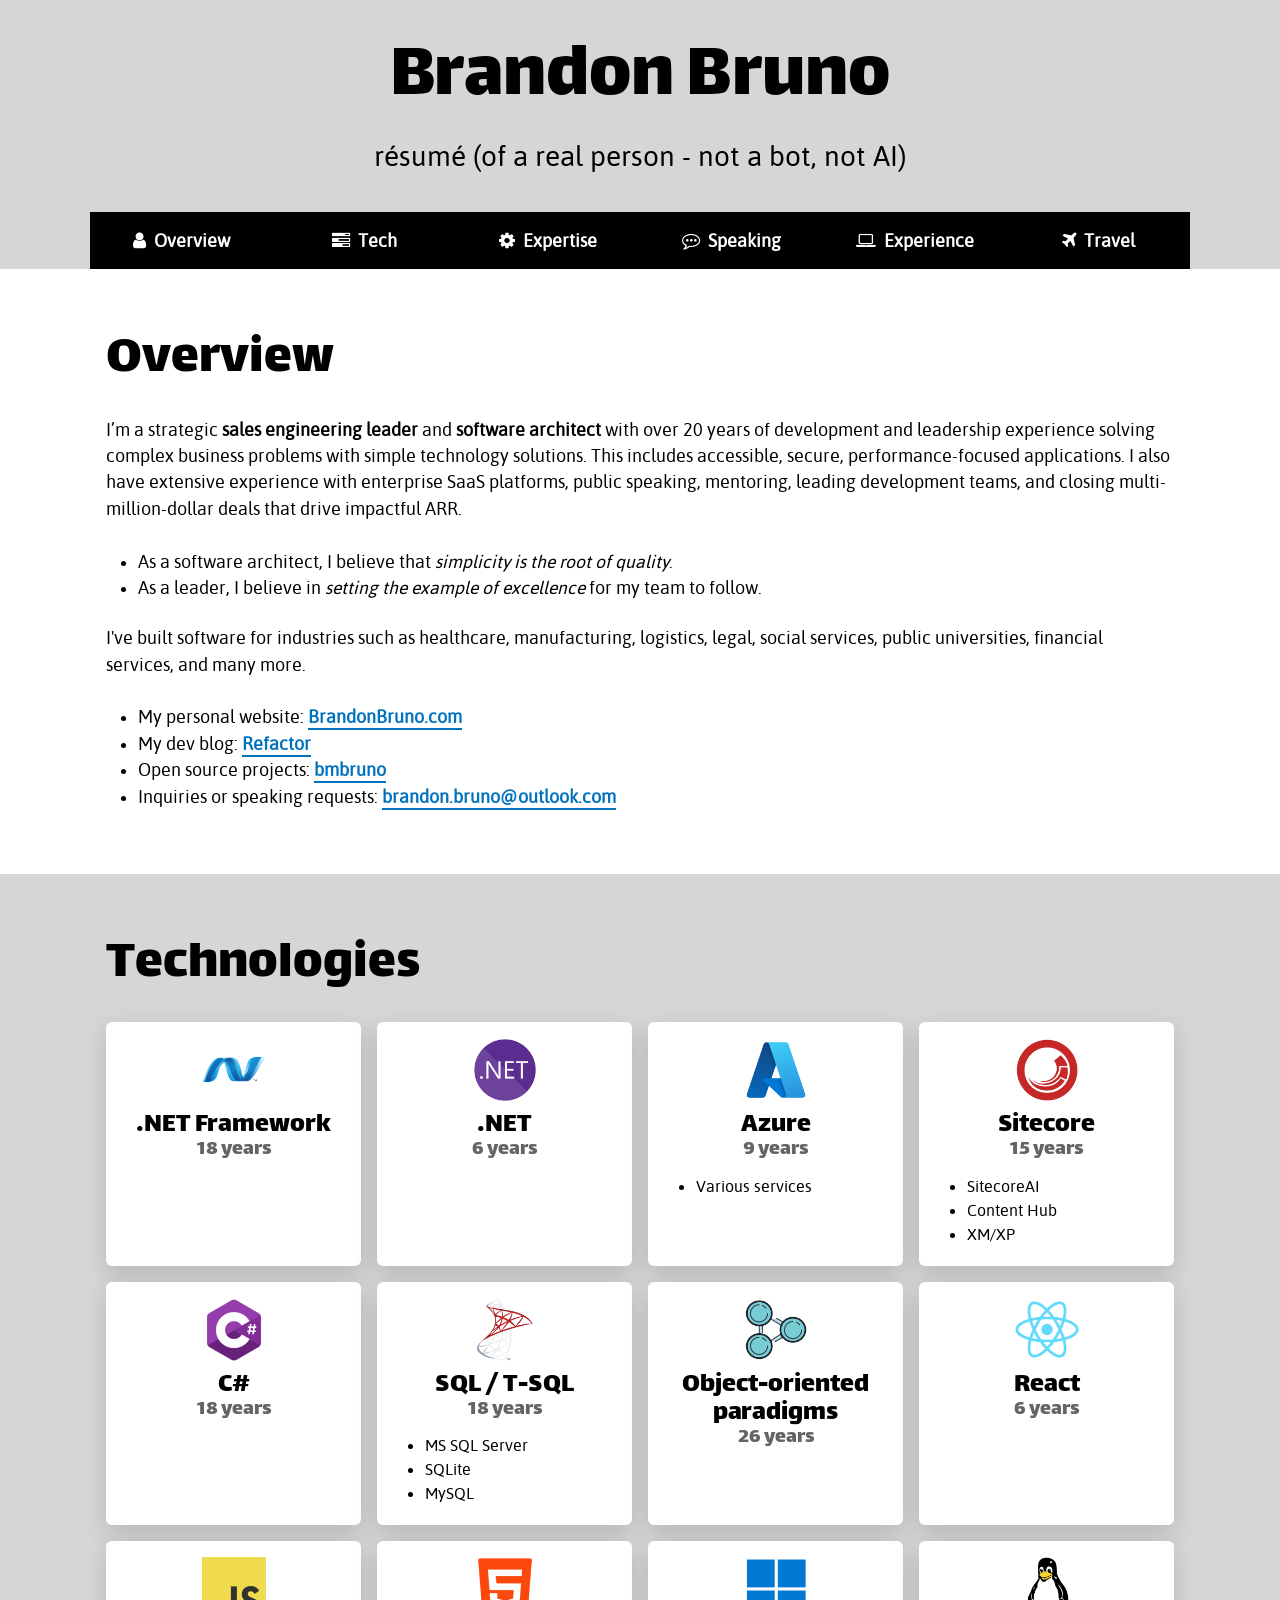
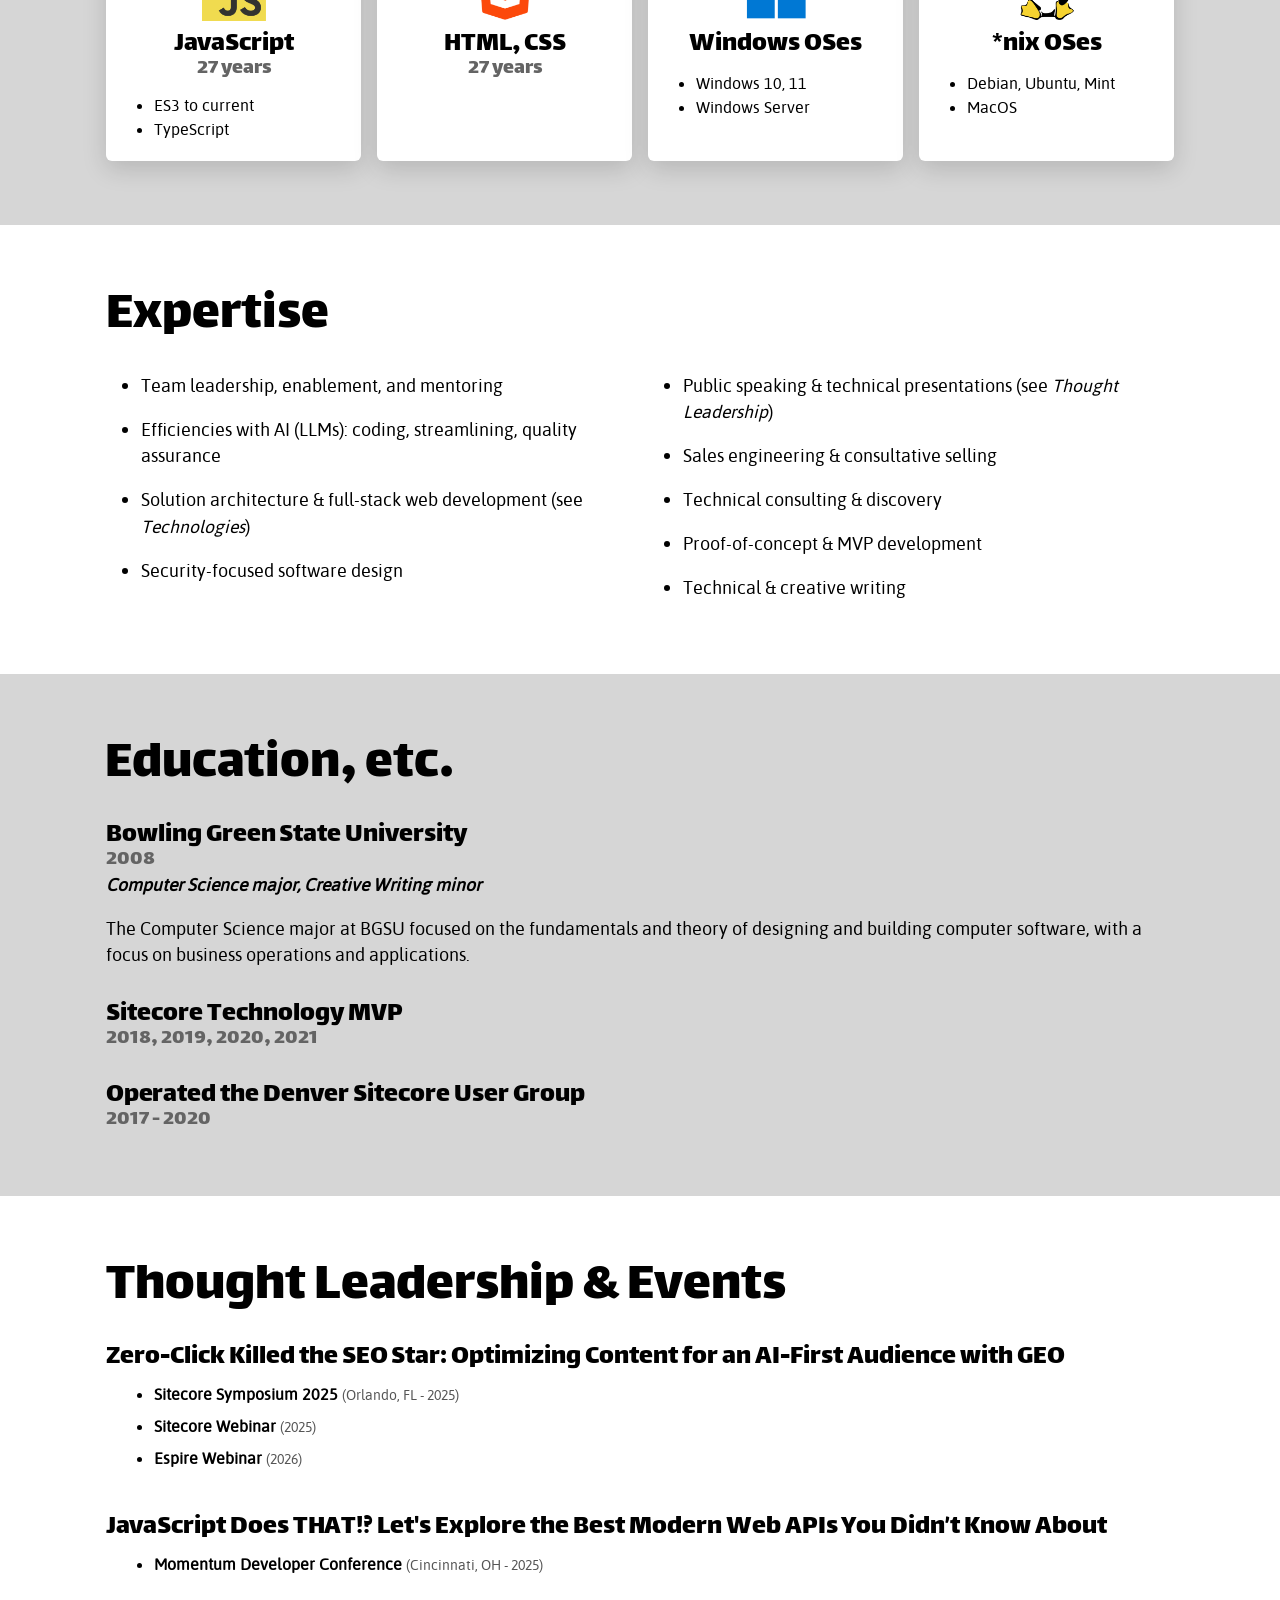
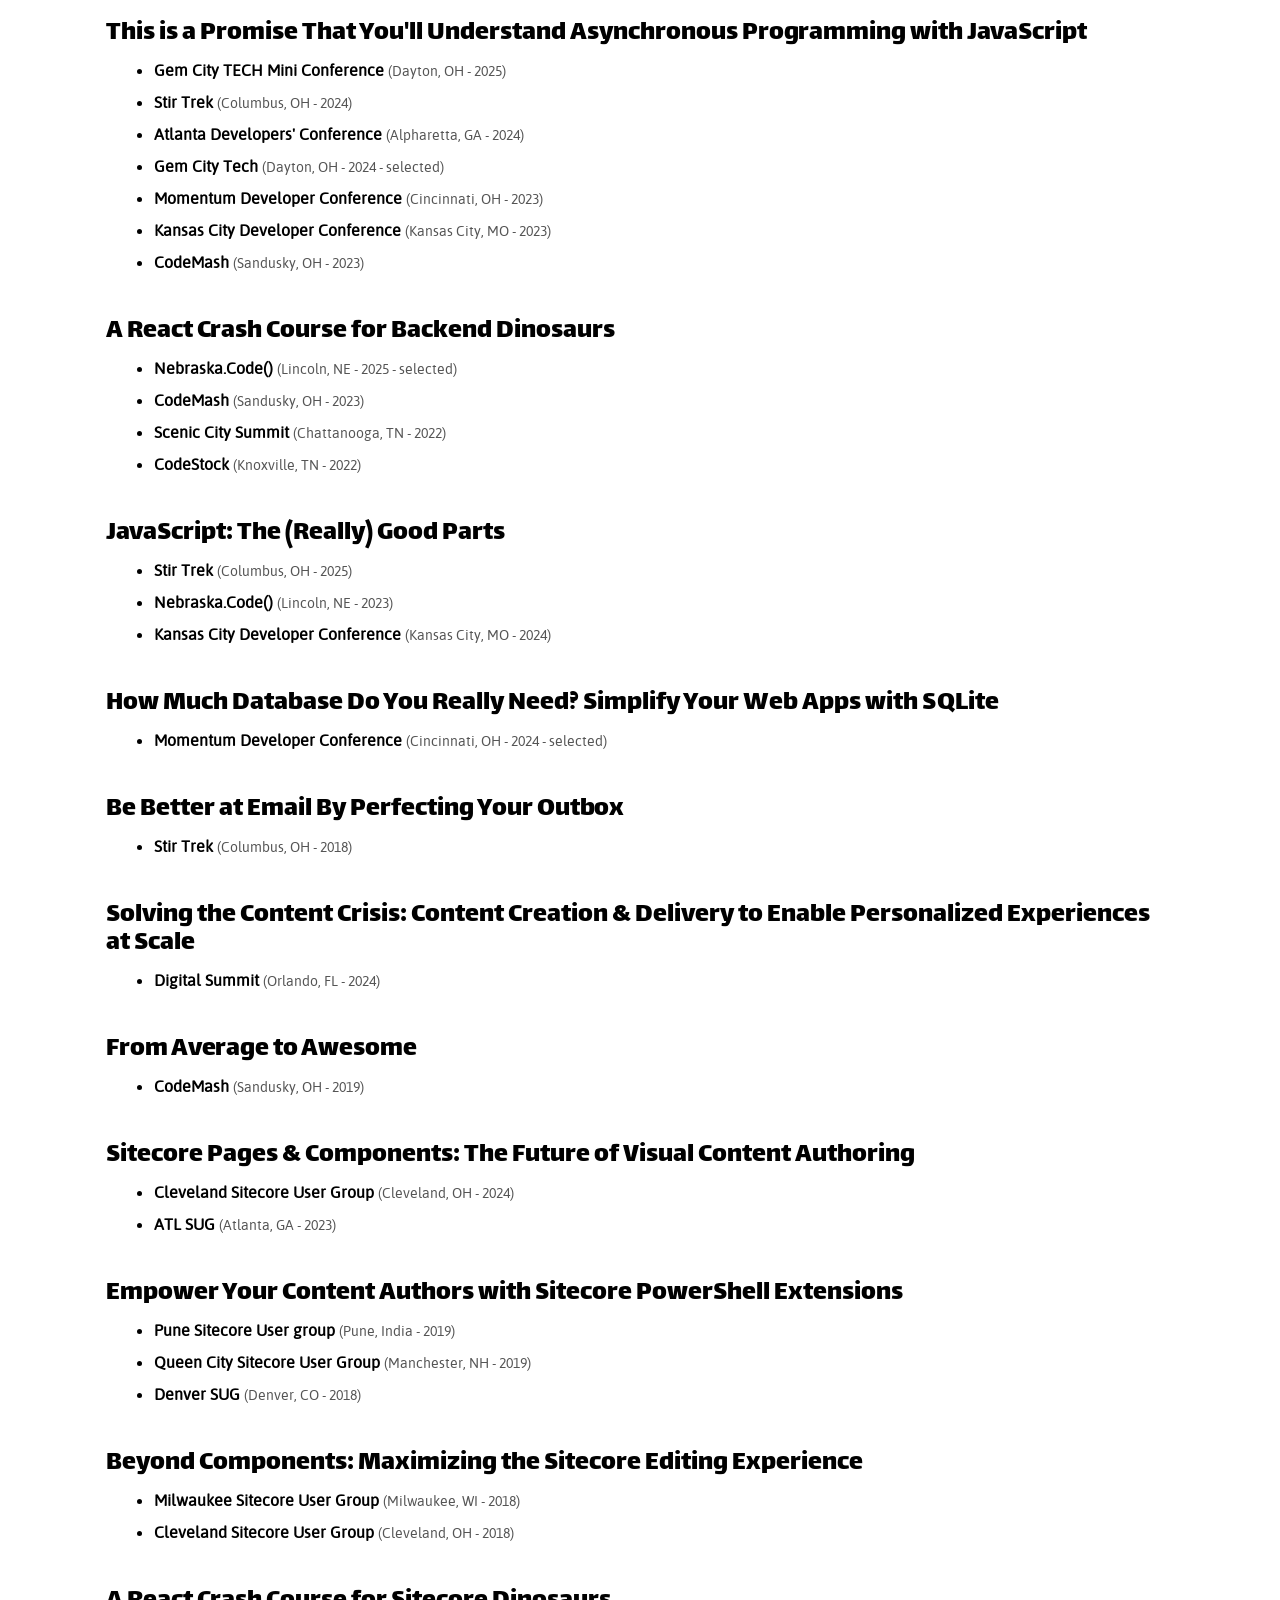
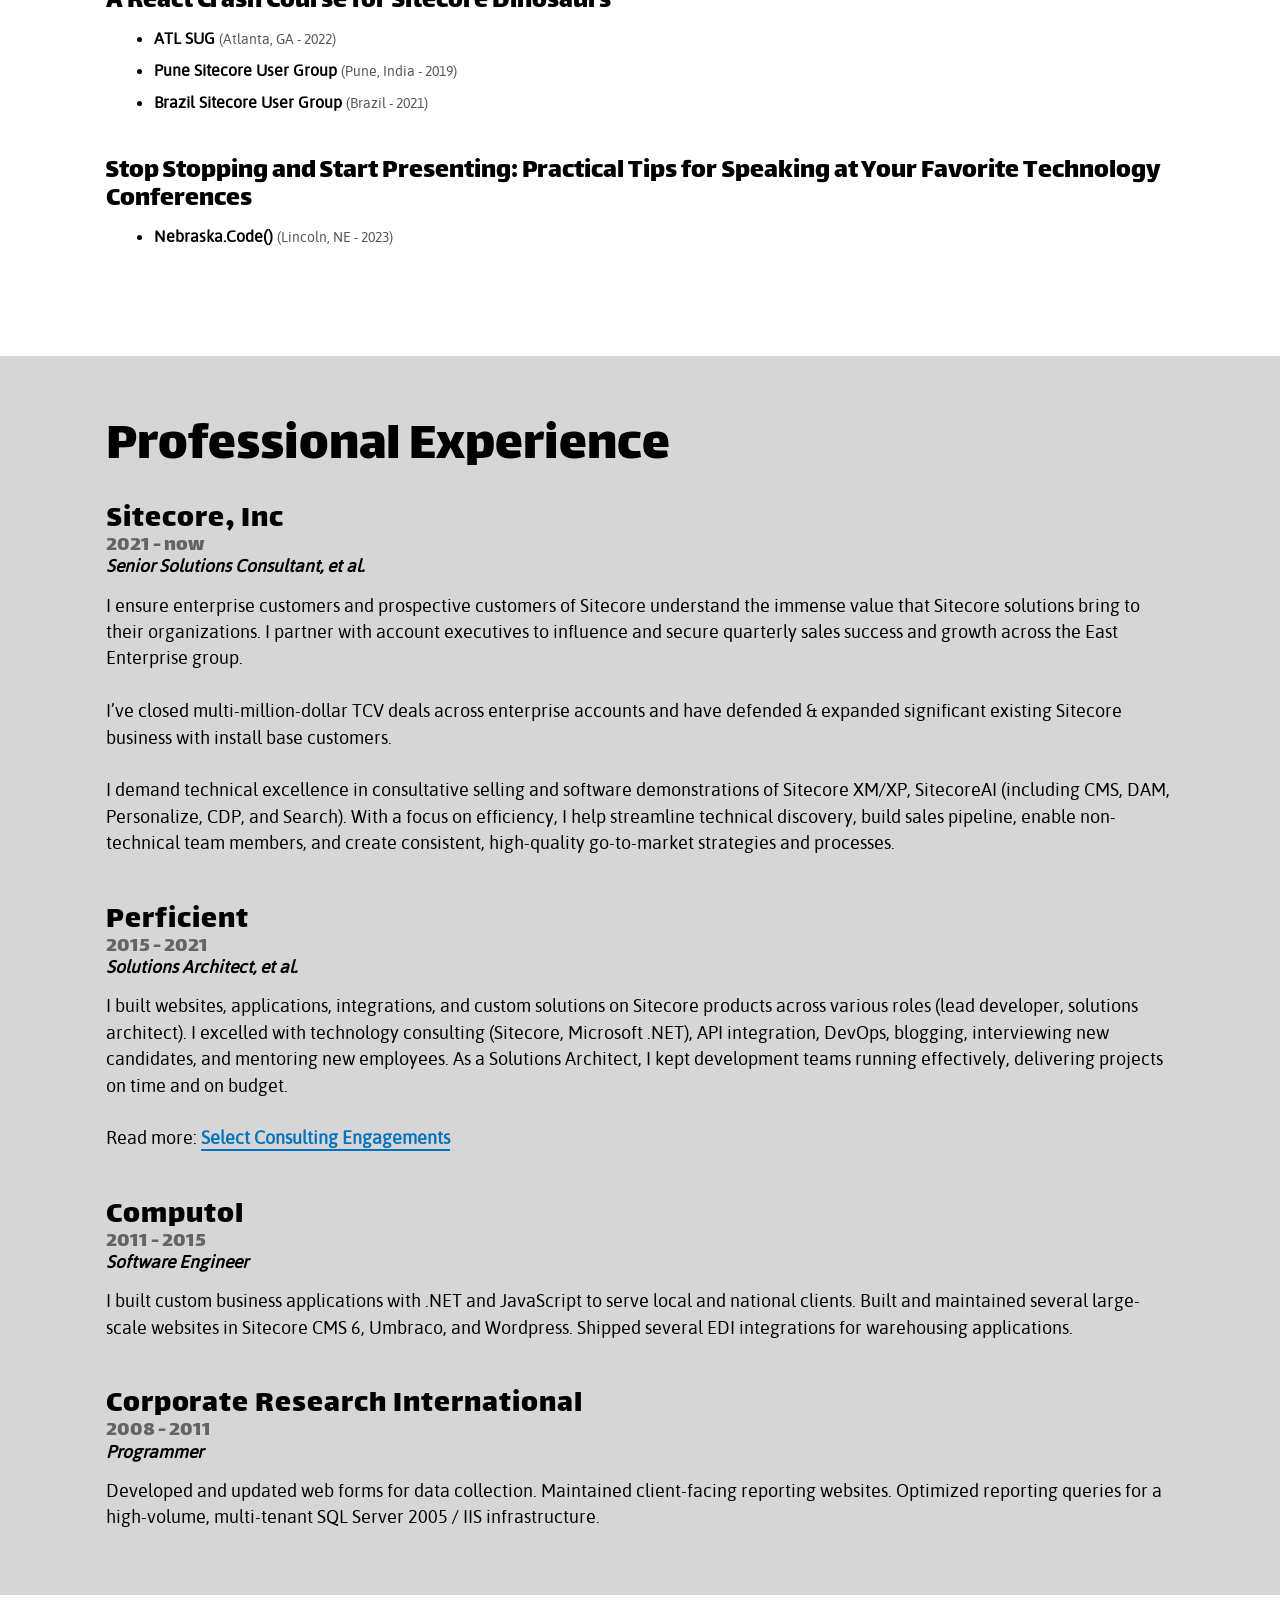
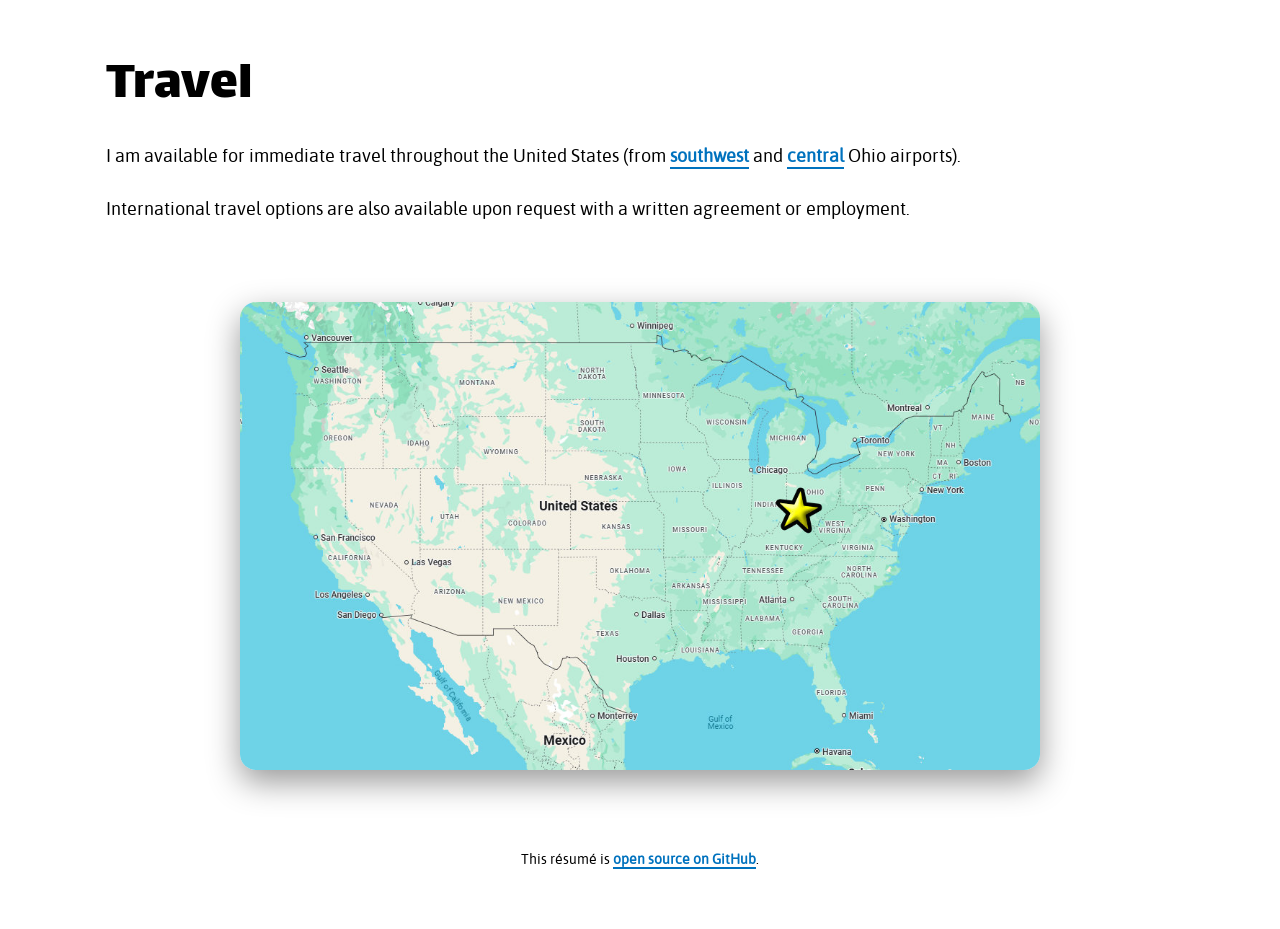
<file: index.html>
<!DOCTYPE html>

<!--

Getting really curious, aren't you?

Want to talk about my philosophy behind software development? Find me on...
LinkedIn: /in/brandonbruno
GitHub: /bmbruno
 
-->

<html lang="en">
    <head>

        <meta charset="utf-8" />
        <meta name="viewport" content="width=device-width, initial-scale=1.0">
        <title>Résumé - Brandon Bruno - Software Engineer &amp Solutions Architect</title>
        
		<link rel="stylesheet" href="reset.css" type="text/css" />
		<link rel="stylesheet" href="styles.css?v=20220126" type="text/css" />
		<link rel="stylesheet" href="fonts/fonts.css" type="text/css" />
		<link rel="stylesheet" href="fonts/font-awesome.min.css" type="text/css" />
		
		<meta name="description" content="Professional résumé of Brandon Bruno. Based in Cincinnati, OH. Sitecore, .NET, and JavaScript developer.">
    </head>
    <body>

		<header>

			<h1>Brandon Bruno</h1>
			<div class="title-subtext">résumé (of a real person - not a bot, not AI)</div>

			<nav>
				<ul class="grid">
					<li><a href="#overview" data-target="Overview" class="nav-link"><i class="fa fa-user" aria-hidden="true"></i>&nbsp;&nbsp;Overview</a></li>
					<li><a href="#technology" data-target="Technology" class="nav-link"><i class="fa fa-tasks" aria-hidden="true"></i>&nbsp;&nbsp;Tech</a></li>
					<li><a href="#expertise" data-target="Expertise" class="nav-link"><i class="fa fa-cog" aria-hidden="true"></i>&nbsp;&nbsp;Expertise</a></li>
					<li><a href="#speaking" data-target="Speaking" class="nav-link"><i class="fa fa-commenting-o" aria-hidden="true"></i>&nbsp;&nbsp;Speaking</a></li>
					<li><a href="#experience" data-target="Experience" class="nav-link"><i class="fa fa-laptop" aria-hidden="true"></i>&nbsp;&nbsp;Experience</a></li>
					<li><a href="#travel" data-target="Travel" class="nav-link"><i class="fa fa-plane" aria-hidden="true"></i>&nbsp;&nbsp;Travel</a></li>
				</ul>
			</nav>

		</header>

		<section class="overview white-bg">

			<a name="overview" class="scroll-target"></a>

			<div class="content">

				<a name="overview" id="Overview"></a>
				<h2>Overview</h2>

				<p>I’m a strategic <strong>sales engineering leader</strong> and <strong>software architect</strong> with over 20 years of development and leadership experience solving complex business problems with simple technology solutions. This includes accessible, secure, performance-focused applications. I also have extensive experience with enterprise SaaS platforms, public speaking, mentoring, leading development teams, and closing multi-million-dollar deals that drive impactful ARR.</p>
				
				<ul>
					<li><p>As a software architect, I believe that <em>simplicity is the root of quality</em>.</p></li>
					<li><p>As a leader, I believe in <em>setting the example of excellence</em> for my team to follow.</p></li>
				</ul>
				
				<p style="margin-bottom: 1.5em;">I've built software for industries such as healthcare, manufacturing, logistics, legal, social services, public universities, financial services, and many more.</p>

				<ul style="margin-bottom: 0;" class="links">
					<li><p>My personal website: <a href="https://www.brandonbruno.com" target="_blank">BrandonBruno.com</a></p></li>
					<li><p>My dev blog: <a href="https://blog.brandonbruno.com" target="_blank">Refactor</a></p></li>
					<li><p>Open source projects: <a href="https://github.com/bmbruno" target="_blank">bmbruno</a></p></li>
					<li><p>Inquiries or speaking requests: <a href="mailto:brandon.bruno@outlook.com">brandon.bruno@outlook.com</a></p></li>
				</ul>
 
			</div>
			
		</section>

		<section class="technology">

			<div class="content">

				<a name="technology" id="Technology"></a>
				<h2>Technologies</h2>
				<ul class="grid four">
					<li>
						<img src="images/icons/net-framework.png" style="width: 85px" />
						<h3> .NET Framework</h3>
						<div class="years-active sub" data-year="2008">since 2008</div>
					</li>
					<li>
						<img src="images/icons/net5.png" />
						<h3>.NET</h3>
						<div class="years-active sub" data-year="2020">since 2020</div>
					</li>
					<li>
						<img src="images/icons/azure.png" />
						<h3>Azure</h3>
						<div class="years-active sub" data-year="2017">since 2017</div>
						<ul class="detail">
							<li>Various services</li>
						</ul>
					</li>
					<li>
						<img src="images/icons/sitecore.png" />
						<h3>Sitecore</h3>
						<div class="years-active sub" data-year="2011">since 2011</div>
						<ul class="detail">
							<li>SitecoreAI</li>
							<li>Content Hub</li>
							<li>XM/XP</li>
						</ul>
					</li>
					<li>
						<img src="images/icons/csharp.png" />
						<h3>C#</h3>
						<div class="years-active sub" data-year="2008">since 2008</div>
					</li>
					<li>
						<img src="images/icons/sql-server.png" />
						<h3>SQL / T-SQL</h3>
						<div class="years-active sub" data-year="2008">since 2008</div>
						<ul class="detail">
							<li>MS SQL Server</li>
							<li>SQLite</li>
							<li>MySQL</li>
						</ul>
					</li>
					<li>
						<img src="images/icons/oop.png" />
						<h3>Object-oriented paradigms</h3> <div class="years-active sub" data-year="2000">since 2000</div>
					</li>
					
					<li>
						<img src="images/icons/react.png" />
						<h3>React</h3> <div class="years-active sub" data-year="2020">since 2020</div>
					</li>
					<li>
						<img src="images/icons/javascript.png" />
						<h3>JavaScript</h3>
						<div class="years-active sub" data-year="1999">since 1999</div>
						<ul class="detail">
							<li>ES3 to current</li>
							<li>TypeScript</li>
						</ul>
					</li>
					<li>
						<img src="images/icons/html.png" />
						<h3>HTML, CSS</h3> <div class="years-active sub" data-year="1999">since 1999</div>
					</li>
					<li>
						<img src="images/icons/windows.png" />
						<h3>Windows OSes</h3>
						<ul class="detail">
							<li>Windows 10, 11</li>
							<li>Windows Server</li>
						</ul>
					</li>
					<li>
						<img src="images/icons/unix.png" />
						<h3>*nix OSes</h3>
						<ul class="detail">
							<li>Debian, Ubuntu, Mint</li>
							<li>MacOS</li>
						</ul>
					</li>
				</ul>

			</div>

		</section>

		<section class="additional-expertise white-bg">

			<div class="content">

				<a name="expertise" id="Expertise"></a>
				<h2>Expertise</h2>
				<ul>
					<li>Team leadership, enablement, and mentoring</li>
					<li>Efficiencies with AI (LLMs): coding, streamlining, quality assurance</li>
					<li>Solution architecture & full-stack web development (see <em>Technologies</em>)</li>
					<li>Security-focused software design</li>
					<li>Public speaking & technical presentations (see <em>Thought Leadership</em>)</li>
					<li>Sales engineering & consultative selling</li>
					<li>Technical consulting & discovery</li>
					<li>Proof-of-concept & MVP development</li>
					<li>Technical & creative writing</li>

				</ul>

			</div>

		</section>
		
		<section class="education">

			<div class="content">

				<a name="education" id="Education"></a>
				<h2>Education, etc.</h2>

				<div class="school">
					<h3>Bowling Green State University</h3>
					<div class="sub">2008</div>
					<p class="title">Computer Science major, Creative Writing minor</p>
					<p class="detail">The Computer Science major at BGSU focused on the fundamentals and theory of designing and building computer software, with a focus on business operations and applications.</p>
				</div>

				<div class="accomplishments">
					<ul>
						<li>
							<h3>Sitecore Technology MVP</h3>
							<div class="sub">2018, 2019, 2020, 2021</div>
						</li>
						<li style="margin-bottom: 0;">
							<h3>Operated the Denver Sitecore User Group</h3>
							<div class="sub">2017 - 2020</div>
						</li>
					</ul>
				</div>

			</div>

		</section>

		<section class="white-bg speaking">

			<div class="content">

				<a name="speaking" id="Speaking"></a>
				<h2>Thought Leadership &amp; Events</h2>
 
				<div>
					<h3>Zero-Click Killed the SEO Star: Optimizing Content for an AI-First Audience with GEO</h3>
					<ul>
						<li>Sitecore Symposium 2025 <span class="sub-location">(Orlando, FL - 2025)</span></li>
						<li>Sitecore Webinar <span class="sub-location">(2025)</span></li>
						<li>Espire Webinar <span class="sub-location">(2026)</span></li>
					</ul>
				</div>

				<div>
					<h3>JavaScript Does THAT!? Let's Explore the Best Modern Web APIs You Didn’t Know About</h3>
					<ul>
						<li>Momentum Developer Conference <span class="sub-location">(Cincinnati, OH - 2025)</span></li>
					</ul>
				</div>

				<div>
					<h3>This is a Promise That You'll Understand Asynchronous Programming with JavaScript</h3>
					<ul>
						<li>Gem City TECH Mini Conference <span class="sub-location">(Dayton, OH - 2025)</span></li>
						<li>Stir Trek <span class="sub-location">(Columbus, OH - 2024)</span></li>
						<li>Atlanta Developers' Conference <span class="sub-location">(Alpharetta, GA - 2024)</span></li>
						<li>Gem City Tech <span class="sub-location">(Dayton, OH - 2024 - selected)</span></li>
						<li>Momentum Developer Conference <span class="sub-location">(Cincinnati, OH - 2023)</span></li>
						<li>Kansas City Developer Conference <span class="sub-location">(Kansas City, MO - 2023)</span></li>
						<li>CodeMash <span class="sub-location">(Sandusky, OH - 2023)</span></li>
					</ul>
				</div>

				<div>
					<h3>A React Crash Course for Backend Dinosaurs</h3>
					<ul>
						<li>Nebraska.Code() <span class="sub-location">(Lincoln, NE - 2025 - selected)</span></li>
						<li>CodeMash <span class="sub-location">(Sandusky, OH - 2023)</span></li>
						<li>Scenic City Summit <span class="sub-location">(Chattanooga, TN - 2022)</span></li>
						<li>CodeStock <span class="sub-location">(Knoxville, TN - 2022)</span></li>
					</ul>
				</div>

				<div>
					<h3>JavaScript: The (Really) Good Parts</h3>
					<ul>
						<li>Stir Trek <span class="sub-location">(Columbus, OH - 2025)</span></li>
						<li>Nebraska.Code() <span class="sub-location">(Lincoln, NE - 2023)</span></li>
						<li>Kansas City Developer Conference <span class="sub-location">(Kansas City, MO - 2024)</span></li>
					</ul>
				</div>

				<div>
					<h3>How Much Database Do You Really Need? Simplify Your Web Apps with SQLite</h3>
					<ul>
						<li>Momentum Developer Conference <span class="sub-location">(Cincinnati, OH - 2024 - selected)</span></li>
					</ul>
				</div>

				<div>
					<h3>Be Better at Email By Perfecting Your Outbox</h3>
					<ul>
						<li>Stir Trek <span class="sub-location">(Columbus, OH - 2018)</span></li>
					</ul>
				</div>

				<div>
					<h3>Solving the Content Crisis: Content Creation &amp; Delivery to Enable Personalized Experiences at Scale</h3>
					<ul>
						<li>Digital Summit <span class="sub-location">(Orlando, FL - 2024)</span></li>
					</ul>
				</div>

				<div>
					<h3>From Average to Awesome</h3>
					<ul>
						<li>CodeMash <span class="sub-location">(Sandusky, OH - 2019)</span></li>
					</ul>
				</div>

				<div>
					<h3>Sitecore Pages &amp; Components: The Future of Visual Content Authoring</h3>
					<ul>
						<li>Cleveland Sitecore User Group <span class="sub-location">(Cleveland, OH - 2024)</span></li>
						<li>ATL SUG <span class="sub-location">(Atlanta, GA - 2023)</span></li>
					</ul>
				</div>

				<div>
					<h3>Empower Your Content Authors with Sitecore PowerShell Extensions</h3>
					<ul>
						<li>Pune Sitecore User group <span class="sub-location">(Pune, India - 2019)</span></li>
						<li>Queen City Sitecore User Group <span class="sub-location">(Manchester, NH - 2019)</span></li>
						<li>Denver SUG <span class="sub-location">(Denver, CO - 2018)</span></li>
					</ul>
				</div>

				<div>
					<h3>Beyond Components: Maximizing the Sitecore Editing Experience</h3>
					<ul>
						<li>Milwaukee Sitecore User Group <span class="sub-location">(Milwaukee, WI - 2018)</span></li>
						<li>Cleveland Sitecore User Group <span class="sub-location">(Cleveland, OH - 2018)</span></li>
					</ul>
				</div>

				<div>
					<h3>A React Crash Course for Sitecore Dinosaurs</h3>
					<ul>

						<li>ATL SUG <span class="sub-location">(Atlanta, GA - 2022)</span></li>
						<li>Pune Sitecore User Group <span class="sub-location">(Pune, India - 2019)</span></li>
						<li>Brazil Sitecore User Group <span class="sub-location">(Brazil - 2021)</span></li>
					</ul>
				</div>

				<div>
					<h3>Stop Stopping and Start Presenting: Practical Tips for Speaking at Your Favorite Technology Conferences</h3>
					<ul>
						<li>Nebraska.Code() <span class="sub-location">(Lincoln, NE - 2023)</span></li>
					</ul>
				</div>

			</div>

		</section>

		<section class="experience">

			<div class="content">
			
				<a name="experience" id="Experience"></a>
				<h2>Professional Experience</h2>

				<ul>

					<li>
						<h3>Sitecore, Inc</h3>
						<div class="years-worked sub">2021 - now</div>
						<div class="title">Senior Solutions Consultant, et al.</div>
						<p>I ensure enterprise customers and prospective customers of Sitecore understand the immense value that Sitecore solutions bring to their organizations. I partner with account executives to influence and secure quarterly sales success and growth across the East Enterprise group.</p>
						<p>I’ve closed multi-million-dollar TCV deals across enterprise accounts and have defended & expanded significant existing Sitecore business with install base customers.
						<p>I demand technical excellence in consultative selling and software demonstrations of Sitecore XM/XP, SitecoreAI (including CMS, DAM, Personalize, CDP, and Search). With a focus on efficiency, I help streamline technical discovery, build sales pipeline, enable non-technical team members, and create consistent, high-quality go-to-market strategies and processes.</p>
					</li>

					<li>
						<h3>Perficient</h3>
						<div class="years-worked sub">2015 - 2021</div>
						<div class="title">Solutions Architect, et al.</div>
						<p>I built websites, applications, integrations, and custom solutions on Sitecore products across various roles (lead developer, solutions architect). I excelled with technology consulting (Sitecore, Microsoft .NET), API integration, DevOps, blogging, interviewing new candidates, and mentoring new employees. As a Solutions Architect, I kept development teams running effectively, delivering projects on time and on budget.</p>
						<p>Read more: <a href="consulting-engagements.html">Select Consulting Engagements</a></p>
					</li>

					<li>
						<h3>Computol</h3>
						<div class="years-worked sub">2011 - 2015</div>
						<div class="title">Software Engineer</div>
						<p>I built custom business applications with .NET and JavaScript to serve local and national clients. Built and maintained several large-scale websites in Sitecore CMS 6, Umbraco, and Wordpress. Shipped several EDI integrations for warehousing applications.</p>
					</li>

					<li style="margin-bottom: 0;">
						<h3>Corporate Research International</h3>
						<div class="years-worked sub">2008 - 2011</div>
						<div class="title">Programmer</div>
						<p>Developed and updated web forms for data collection. Maintained client-facing reporting websites. Optimized reporting queries for a high-volume, multi-tenant SQL Server 2005 / IIS infrastructure.</p>
					</li>

				</ul>
			
			</div>

		</section>

		<section class="travel white-bg">

			<div class="content">

				<a name="travel" id="Travel"></a>
				<h2>Travel</h2>
				<p>I am available for immediate travel throughout the United States (from <a href="https://www.cvgairport.com/" target="_blank">southwest</a> and <a href="https://flycolumbus.com/" target="_blank">central</a> Ohio airports</a>).</p>
				<p>International travel options are also available upon request with a written agreement or employment.</p>

				<div class="image-container">
					<img src="images/travel.jpg" alt="Map of the United States with a large yellow star over Cincinnati, OH." />
				</div>

				<div class="github-link">This résumé is <a href="https://github.com/bmbruno/resume-brandonbruno" target="_blank">open source on GitHub</a>.</div>

			</div>
		</section>

		<script src="default.js" type="text/javascript"></script>

    </body>
</html>
</file>
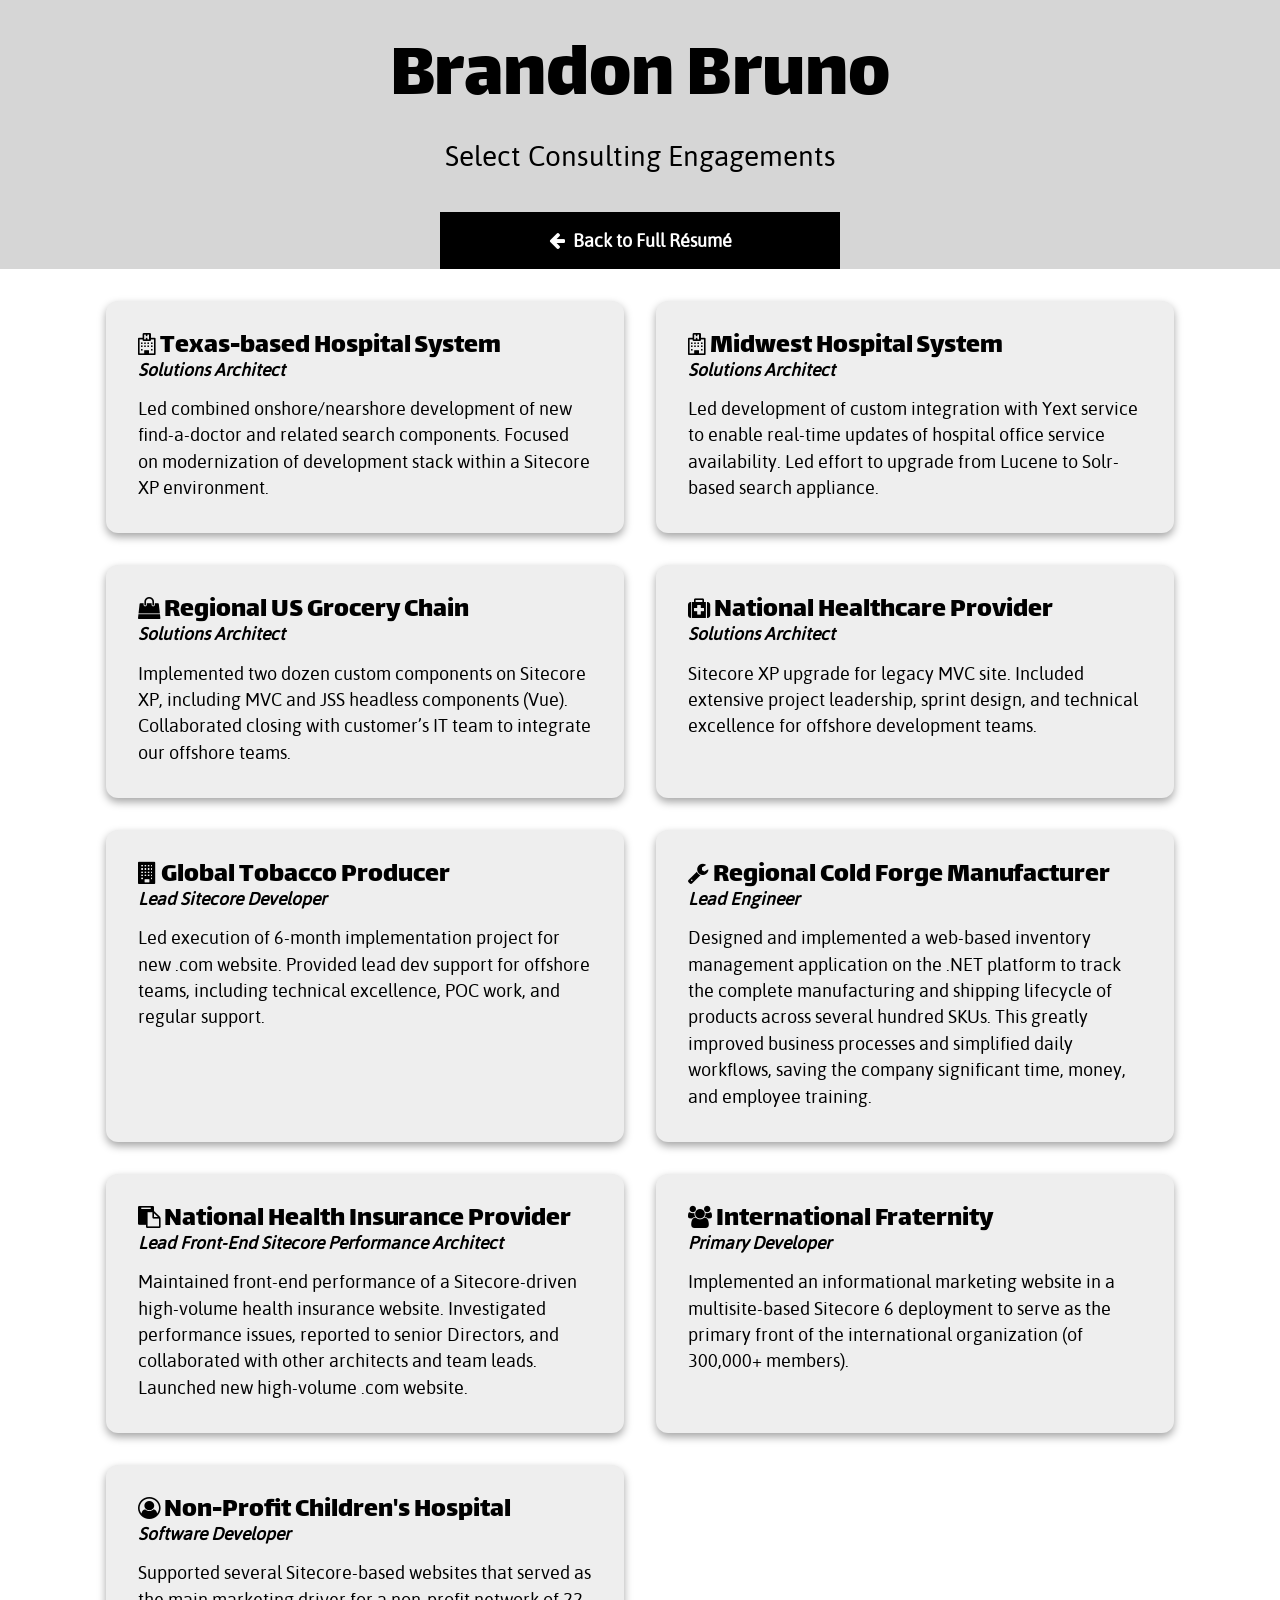
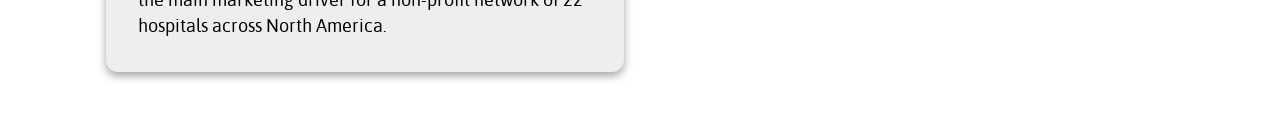
<file: consulting-engagements.html>
<!DOCTYPE html>

<html lang="en">
    <head>

        <meta charset="utf-8" />
        <meta name="viewport" content="width=device-width, initial-scale=1.0">
        <title>Select Consulting Engagements - Brandon Bruno</title>
        
		<link rel="stylesheet" href="reset.css" type="text/css" />
		<link rel="stylesheet" href="styles.css?v=20220126" type="text/css" />
		<link rel="stylesheet" href="fonts/fonts.css" type="text/css" />
		<link rel="stylesheet" href="fonts/font-awesome.min.css" type="text/css" />
		
		<meta name="description" content="Professional résumé of Brandon Bruno. Select consulting engagements.">

    </head>
    <body>

		<header>

			<h1>Brandon Bruno</h1>
			<div class="title-subtext">Select Consulting Engagements</div>

			<nav>
				<ul style="width: 100%">
					<li><a href="index.html" class="nav-link" style="max-width: 400px; margin: 0 auto;"><i class="fa fa-arrow-left" aria-hidden="true"></i>&nbsp;&nbsp;Back to Full Résumé</a></li>
				</ul>
			</nav>

		</header>

		<section class="consulting-engagements white-bg">

			<div class="content">
			
				<a name="experience" id="Experience"></a>

				<ul class="grid two">

					<li>
						<h3><i class="fa fa-hospital-o" aria-hidden="true"></i> Texas-based Hospital System</h3>
						<div class="title">Solutions Architect</div>
						<p>Led combined onshore/nearshore development of new find-a-doctor and related search components. Focused on modernization of development stack within a Sitecore XP environment.</p>
					</li>

					<li>
						<h3><i class="fa fa-hospital-o" aria-hidden="true"></i> Midwest Hospital System</h3>
						<div class="title">Solutions Architect</div>
						<p>Led development of custom integration with Yext service to enable real-time updates of hospital office service availability. Led effort to upgrade from Lucene to Solr-based search appliance.</p>
					</li>

					<li>
						<h3><i class="fa fa-shopping-bag" aria-hidden="true"></i> Regional US Grocery Chain</h3>
						<div class="title">Solutions Architect</div>
						<p>Implemented two dozen custom components on Sitecore XP, including MVC and JSS headless components (Vue). Collaborated closing with customer’s IT team to integrate our offshore teams.</p>
					</li>

					<li>
						<h3><i class="fa fa-medkit" aria-hidden="true"></i> National Healthcare Provider</h3>
						<div class="title">Solutions Architect</div>
						<p>Sitecore XP upgrade for legacy MVC site. Included extensive project leadership, sprint design, and technical excellence for offshore development teams.</p>
					</li>

					<li>
						<h3><i class="fa fa-building" aria-hidden="true"></i> Global Tobacco Producer</h3>
						<div class="title">Lead Sitecore Developer</div>
						<p>Led execution of 6-month implementation project for new .com website. Provided lead dev support for offshore teams, including technical excellence, POC work, and regular support.</p>
					</li>

					<li>
						<h3><i class="fa fa-wrench" aria-hidden="true"></i> Regional Cold Forge Manufacturer</h3>
						<div class="title">Lead Engineer</div>
						<p>Designed and implemented a web-based inventory management application on the .NET platform to track the complete manufacturing and shipping lifecycle of products across several hundred SKUs. This greatly improved business processes and simplified daily workflows, saving the company significant time, money, and employee training.</p>
					</li>

					<li>
						<h3><i class="fa fa-clipboard" aria-hidden="true"></i> National Health Insurance Provider</h3>
						<div class="title">Lead Front-End Sitecore Performance Architect</div>
						<p>Maintained front-end performance of a Sitecore-driven high-volume health insurance website. Investigated performance issues, reported to senior Directors, and collaborated with other architects and team leads. Launched new high-volume .com website.</p>
					</li>

					<li>
						<h3><i class="fa fa-users" aria-hidden="true"></i> International Fraternity</h3>
						<div class="title">Primary Developer</div>
						<p>Implemented an informational marketing website in a multisite-based Sitecore 6 deployment to serve as the primary front of the international organization (of 300,000+ members).</p>
					</li>

					<li>
						<h3><i class="fa fa-user-circle-o" aria-hidden="true"></i> Non-Profit Children's Hospital</h3>
						<div class="title">Software Developer</div>
						<p>Supported several Sitecore-based websites that served as the main marketing driver for a non-profit network of 22 hospitals across North America.</p>
					</li>

				</ul>
			
			</div>

		</section>

    </body>
</html>
</file>
<file: styles.css>
:root { 
    --link-color: #0072be;
    --link-color-hover: #00b7ff;
}

/* BASE */

body { background-color: #d6d6d6; font-family: 'Asap', 'Arial', sans-serif; font-size: 16px; min-width: 350px; }
img { max-width: 100%; }
em { font-style: italic; }
strong { font-weight: bold; }
a { transition: all 0.15s ease-in-out; text-decoration: none; font-weight: bold; color: var(--link-color); border-bottom: solid 2px #0072be; }
a:visited { color: var(--link-color); }
a:hover { color: var(--link-color-hover); border-bottom: solid 2px var(--link-color-hover); }

section { margin: 0 0 0 0; padding: 3em 0; }

h1, h2, h3, h4, h5, h6 { font-family: 'Laleza', sans-serif; margin-bottom: 0.5em; }
h1 { font-size: 3.5em; }
h2 { font-size: 3em; }
h3 { font-size: 1.75em; margin-bottom: 0; }
h4 { font-size: 1.25em; margin-bottom: 0; }

.content { margin: 0 auto; margin: 1em; }
nav { max-width: 1100px; margin: 0 auto; }
nav ul { grid-template-columns: 1fr 1fr; }
nav ul li a { display: block; background-color: #000; color: #FFF; padding: 1em; font-weight: bold; border: none; }
nav ul li a:visited { color: #FFF; }
nav ul li a:hover { background: linear-gradient(180deg, rgba(30,199,223,1) 0%, rgba(0,112,200,1) 100%); color: #FFF; border: 0; text-shadow: 2px 2px 0 #000; }

p { line-height: 1.5em; margin-bottom: 1.5em; font-size: 1.1em; }
p:last-of-type { margin-bottom: 0; }

.white-bg { background-color: #FFF; }

.sub { font-size: 1.35em; font-family: 'Laleza', sans-serif; color: #646464; }
.title { font-style: italic; font-weight: bold; margin-bottom: 1em; font-size: 1.1em;  }

ul.detail { margin: 1em 0 0 0; }
ul.detail li { margin: 0 0 0.5em 2em; list-style-type: disc; }

/* GRIDS */

.grid {
    margin: 0 auto;
    display: grid;
    grid-template-rows: 1fr; 
}
.grid.one { grid-template-columns: 1fr; }
.grid.two { grid-template-columns: 1fr; }
.grid.three { grid-template-columns: 1fr; }
.grid.four { grid-template-columns: 1fr; }
.grid.five { grid-template-columns: 1fr; }

/* SECTIONS */

header h1 { text-align: center; padding-top: 0.5em; margin: 0; }
header .title-subtext { text-align: center; font-size: 1.25em; padding: 0.8em 0 1.5em 0; }

.overview ul { margin-bottom: 1.5em; }
.overview ul li { margin-left: 2rem; list-style-type: disc; }
.overview .links a { display: block; border-bottom: none; margin-bottom: 0.5em; }

.technology ul li { margin-bottom: 2em; }
.technology ul.detail li { margin-bottom: 0.5em; text-align: left; }
.technology ul li img { display: none; }

.technology .grid { gap: 1em; }
.technology .grid > li { background-color: #FFF; margin: 0; padding: 1em; border-radius: 6px; box-shadow: 0 8px 24px rgba(0, 0, 0, 0.15); }
.technology .grid > li:hover { box-shadow: 0 8px 24px rgba(0, 0, 0, 0.50); }

.additional-expertise ul li { margin: 0 0 1em 2em; list-style-type: disc; font-size: 1.1em; line-height: 1.5em; }

.education ul li { margin-bottom: 2em; }
.education .school { margin-bottom: 2em; }

.speaking h4 { font-family: 'Asap', 'Arial', sans-serif; font-size: 1.1em; font-weight: bold; font-style: italic; line-height: 1.5em; }
.speaking h3 { margin-bottom:0.5em; }
.speaking .sub { margin-bottom: 0.5em; }
.speaking ul { margin-left: 2em; margin-bottom: 3em; }
.speaking ul li { margin: 0 0 1em 1em; list-style-type: disc; font-weight: bold; }
.speaking ul.detail li { margin-bottom: 0.5em; }
.speaking .sub-location { color: #555555; font-weight: normal; font-size: 0.85em; display: block; margin-top: 0.5em; }

.experience ul li { margin-bottom: 2em; }
.experience ul li:last-of-type { margin-bottom: 0; }
.experience h3 { letter-spacing: 1px; }

.travel .image-container { text-align: center; margin: 5em auto; max-width: 800px; }
.travel img { border-radius: 8px; }

.consulting-engagements { padding-top: 1em; }
.consulting-engagements .fa { font-size: 0.8em; }
.consulting-engagements ul li { margin-bottom: 1.5em; padding: 2em; background-color: #EEE; border-radius: 12px; box-shadow: 0 4px 8px #a5a5a5; }

.github-link { text-align: center; font-size: 0.85em; }
.github-link a { text-decoration: none; }

/* Larger screen sizes */

@media screen and (min-width: 30em)
{
    nav ul { grid-template-columns: 1fr 1fr 1fr; }

    .grid.four { grid-template-columns: 1fr 1fr; }

    .technology .grid { gap: 1em; }
    .technology .grid > li { background-color: #FFF; margin: 0; padding: 1em; border-radius: 6px; box-shadow: 0 8px 24px rgba(0, 0, 0, 0.15); }
    .technology .grid > li:hover { box-shadow: 0 8px 24px rgba(0, 0, 0, 0.50); }
    .technology ul li { text-align: center; }
    .technology ul li img { max-width: 64px; margin-bottom: 8px; display: inline-block; }

    .technology ul { columns: inherit; }
    .technology ul li:hover { transition: transform .3s; transform: scale(1.1); background: radial-gradient(circle,rgba(255, 255, 255, 1) 25%, rgba(165, 189, 209, 1) 100%); }
    .technology ul.detail li:hover { background: none; }
    .technology ul.detail li { transition: none; transform: none; }

    .travel img { border-radius: 16px; box-shadow: 0 12px 32px rgb(153, 153, 153); }
}

@media screen and (min-width: 40em)
{
    nav ul li { text-align: center; }

    .content { margin: 1em; }

    h1 { font-size: 4em; }
    h2 { font-size: 3.5em; }
    h3 { font-size: 1.75em; margin-bottom: 0; }
    h4 { font-size: 1.25em; margin-bottom: 0; }

    .grid.two { grid-template-columns: 1fr 1fr; gap: 2em; }
    .grid.four { grid-template-columns: 1fr 1fr 1fr; }

    .overview .links a { display: inline; border-bottom: 2px solid var(--link-color); margin-bottom: 0; }
    .overview .links a:hover { border-bottom: solid 2px var(--link-color-hover); }

    .additional-expertise ul { columns: 2; }

    .speaking .sub-location { display: inline; margin-top: 0; }

    .experience ul li { margin-bottom: 3em; }
    .experience h3 { font-size: 2em; }

    .consulting-engagements ul li { margin-bottom: 0; }
}

@media screen and (min-width: 60em)
{
    h1 { font-size: 5em; }

    nav ul { grid-template-columns: 1fr 1fr 1fr 1fr 1fr 1fr; }
    
    .content { margin: 0 auto; padding: 1em; max-width: 1100px; }
    .grid.four { grid-template-columns: 1fr 1fr 1fr 1fr; }

    header .title-subtext { font-size: 1.75em; }
}

@media screen and (min-width: 80em)
{
    nav ul li a { font-size: 1.15em; }
}
</file>
<file: fonts/fonts.css>
/*! Generated by Fontspring (https://www.fontspring.com) on June 3, 2022 
* 
* Fully installable fonts can be purchased at https://www.fontspring.com
*
* The fonts included in this stylesheet are subject to the End User License you purchased
* from Fontspring. The fonts are protected under domestic and international trademark and 
* copyright law. You are prohibited from modifying, reverse engineering, duplicating, or
* distributing this font software.
*
* (c) 2010-2022 Fontspring
*
*/

@font-face {
    font-family: 'RifficBold';
    src: url('riffic-bold-webfont.woff2') format('woff2'),
         url('riffic-bold-webfont.woff') format('woff');
    font-weight: normal;
    font-style: normal;
}

@font-face {
    font-family: 'Laleza';
    src: url('Lalezar-Regular-webfont.woff') format('woff');
    font-weight: normal;
    font-style: normal;
}

@font-face {
    font-family: 'Asap';
    src: url('asap2-webfont.woff2') format('woff2'),
         url('asap2-webfont.woff') format('woff');
    font-weight: normal;
    font-style: normal;
}
</file>
